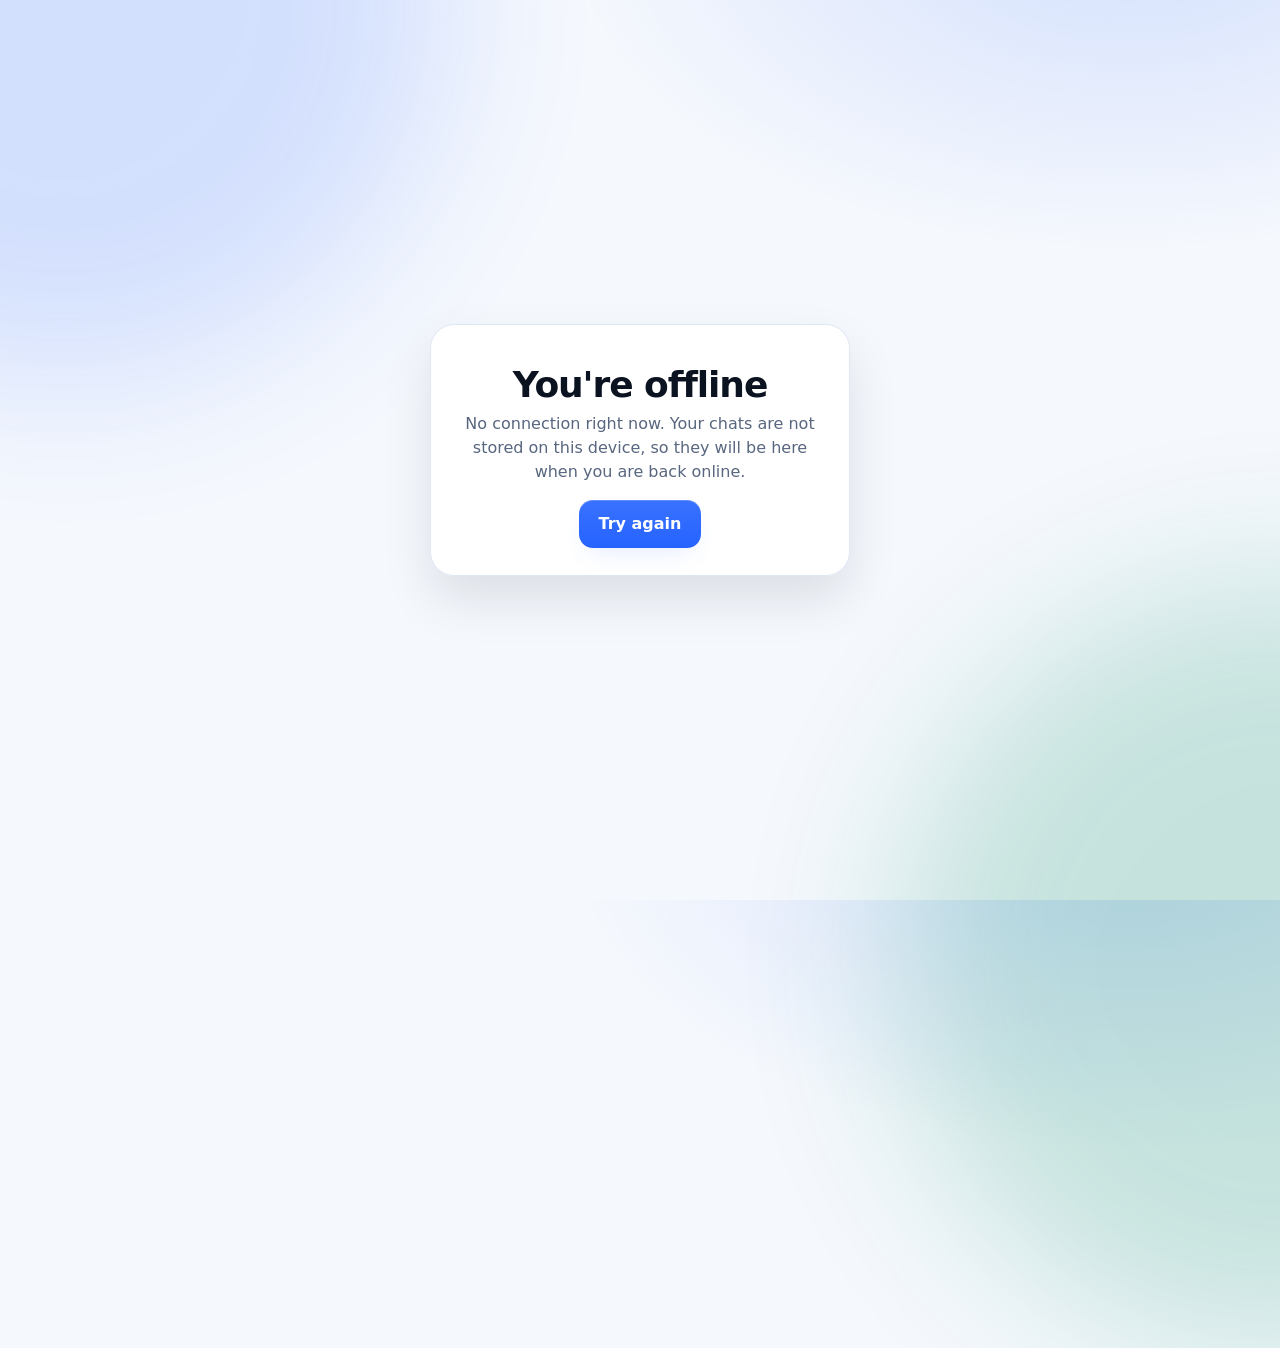
<file: static/offline.html>
<!doctype html>
<html lang="en">
<head>
<meta charset="utf-8">
<meta name="viewport" content="width=device-width,initial-scale=1,viewport-fit=cover">
<meta name="robots" content="noindex">
<title>You're offline</title>
<meta name="theme-color" content="#F5F8FD">
<link rel="icon" href="/favicon.svg" type="image/svg+xml">
<link rel="stylesheet" href="/static/style.css">
<link rel="stylesheet" href="/static/pages.css">
</head>
<body class="maint">
<main class="maint-card">
<h1>You're offline</h1>
<p>No connection right now. Your chats are not stored on this device, so they will be here when you are back online.</p>
<a class="btn" href="/app">Try again</a>
</main>
</body>
</html>
</file>
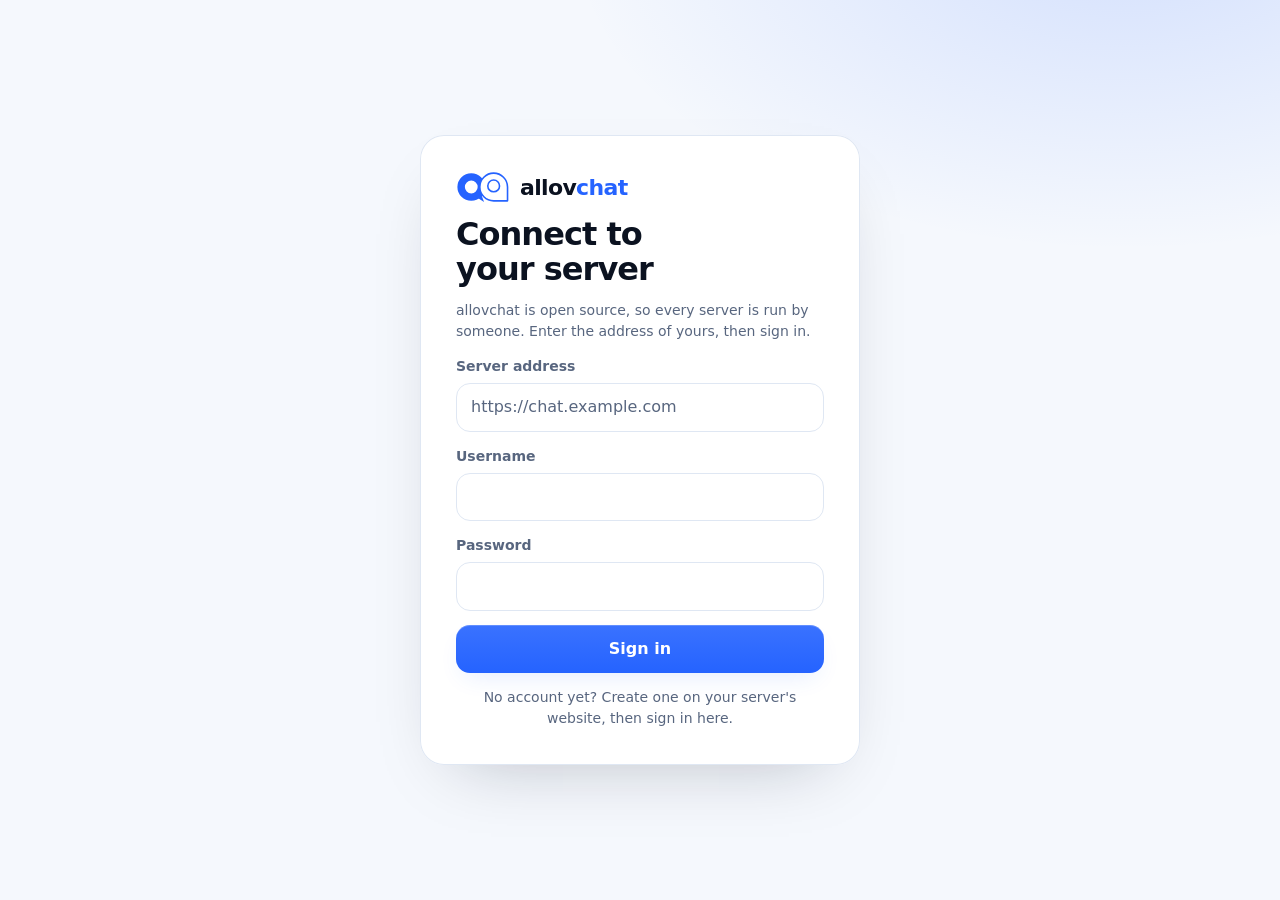
<file: android/app/src/main/assets/setup.html>
<!doctype html>
<html lang="en">
<head>
<meta charset="utf-8">
<meta name="viewport" content="width=device-width,initial-scale=1,viewport-fit=cover">
<title>Connect to your server</title>
<link rel="stylesheet" href="/static/style.css">
<link rel="stylesheet" href="/static/ui.css">
<link rel="stylesheet" href="/static/app.css">
</head>
<body>
<div class="auth">
<form id="f" class="auth-card stag">
<div class="logo"><img src="/static/logo-mark.svg" width="54" height="32" alt=""><span class="wm">allov<b>chat</b></span></div>
<h1 class="ui-h">Connect to your server</h1>
<p class="fine" style="margin:0">allovchat is open source, so every server is run by someone. Enter the address of yours, then sign in.</p>
<label class="field">Server address<input id="srv" type="url" inputmode="url" autocapitalize="none" autocorrect="off" spellcheck="false" placeholder="https://chat.example.com" required></label>
<label class="field">Username<input id="u" autocomplete="username" autocapitalize="none" required></label>
<label class="field">Password<input id="p" type="password" autocomplete="current-password" required></label>
<p id="err" class="err" role="alert" hidden></p>
<button class="btn wide" id="go">Sign in</button>
<p class="fine center" style="margin:0">No account yet? Create one on your server's website, then sign in here.</p>
</form>
</div>
<script>
const $ = (id) => document.getElementById(id);
const A = window.AndroidApp;
$('srv').value = (A && A.lastServer()) || '';
const show = (m) => { $('err').textContent = m; $('err').hidden = false; };
let busy = false;
function lockout(sec) {
  const b = $('go'); b.disabled = true; let s = sec;
  const tick = () => { if (s <= 0) { b.disabled = false; b.textContent = 'Sign in'; $('err').hidden = true; return; } b.textContent = 'Try again in ' + Math.floor(s / 60) + ':' + String(s % 60).padStart(2, '0'); s--; setTimeout(tick, 1000); };
  show('Too many attempts. Please wait.'); tick();
}
$('f').onsubmit = async (e) => {
  e.preventDefault(); if (busy) return; busy = true; $('err').hidden = true;
  const b = $('go'); b.setAttribute('aria-busy', 'true');
  try {
    let url = $('srv').value.trim();
    if (!/^[a-z]+:\/\//i.test(url)) url = 'https://' + url;
    let u; try { u = new URL(url); } catch (x) { show('That does not look like a web address.'); return; }
    if (u.protocol !== 'https:') { show('Use an address that starts with https://. The app only connects over a secure connection.'); return; }
    url = u.origin;
    let info; try { info = await (await fetch(url + '/api/public')).json(); } catch (x) { info = null; }
    if (!info || !('registration_open' in info)) { show("Couldn't find an allovchat server at that address. Check it, and that this server is up to date."); return; }
    let r, j = {};
    try {
      r = await fetch(url + '/api/app/login', { method: 'POST', headers: { 'Content-Type': 'application/json' }, body: JSON.stringify({ username: $('u').value, password: $('p').value }) });
      j = await r.json().catch(() => ({}));
    } catch (x) { show("Couldn't reach the server. Check your connection."); return; }
    if (r.ok && j.token) { A.saveSession(url, j.token); location.replace('/app'); return; }
    if (r.status === 429 && j.retry_after) { lockout(j.retry_after); return; }
    if (j.challenge) { show('This server asks for a human check after many failed attempts. Sign in on its website once, then try again here.'); return; }
    show(j.error || 'Something went wrong. Please try again.');
  } finally { b.removeAttribute('aria-busy'); busy = false; }
};
</script>
</body>
</html>
</file>
<file: static/style.css>
:root{--bg:#F5F8FD;--card:#fff;--card2:#EEF3FB;--ink:#0B1220;--mute:#58667F;--line:#DFE7F3;--pri:#2563FF;--pri-h:#3A72FF;--link:#1D4ED8;--on:#fff;--moss:#0B8F63;--warn-bg:#FFF4D6;--warn:#6B4400;--bad:#C03030;--glow:rgba(37,99,255,.16);--shadow:0 24px 50px rgba(11,18,32,.10);--sans:-apple-system,BlinkMacSystemFont,'SF Pro Text','Inter','Segoe UI',Roboto,system-ui,sans-serif;--serif:var(--sans);--r-out:24px;--pad:12px;--r-in:calc(var(--r-out) - var(--pad));--ease-out:cubic-bezier(.22,1,.36,1);--ease-io:cubic-bezier(.65,0,.35,1);--t-in:220ms;--t-out:176ms;--safe-t:env(safe-area-inset-top,0px);--safe-b:env(safe-area-inset-bottom,0px);color-scheme:light}
*{box-sizing:border-box}[hidden]{display:none!important}
html{-webkit-text-size-adjust:100%}
body{margin:0;min-height:100dvh;background:radial-gradient(900px 520px at 88% -8%,var(--glow),transparent 62%),var(--bg);color:var(--ink);font:400 16px/1.5 var(--sans);-webkit-font-smoothing:antialiased;font-variant-numeric:tabular-nums;-webkit-tap-highlight-color:transparent}
h1,h2,h3{font-family:var(--sans);font-weight:800;letter-spacing:-.03em;line-height:1.08;margin:0 0 .45em;text-wrap:balance}
h1{font-size:clamp(36px,9.5vw,64px)}h2{font-size:clamp(26px,6vw,40px)}h3{font-size:21px}
.ui-h{font-size:32px;font-weight:800;letter-spacing:-.03em;margin:0}
.accent{color:var(--pri)}
p{text-wrap:pretty}a{color:var(--link);text-underline-offset:3px}
.fine{color:var(--mute);font-size:14px}.center{text-align:center}.err{color:var(--bad);font-size:14px;margin:0}
.grow{flex:1;min-width:0}.ellip{overflow:hidden;text-overflow:ellipsis;white-space:nowrap}.row{display:flex;gap:8px;align-items:center;flex-wrap:wrap}
.sr{position:absolute;width:1px;height:1px;overflow:hidden;clip:rect(0 0 0 0)}
:focus-visible{outline:2px solid var(--link);outline-offset:2px}
.btn,.icon-btn,.linkbtn{font:inherit;cursor:pointer;border:0;touch-action:manipulation;-webkit-appearance:none;transition:transform var(--t-in) var(--ease-out),background .15s,opacity .15s,filter .15s}
.btn{min-height:48px;padding:0 20px;border-radius:14px;background:linear-gradient(180deg,var(--pri-h),var(--pri));color:var(--on);font-weight:700;display:inline-flex;align-items:center;justify-content:center;gap:8px;text-decoration:none;position:relative;box-shadow:0 10px 26px -10px var(--glow),inset 0 1px 0 rgba(255,255,255,.2)}
.btn:hover{filter:brightness(1.06)}.btn.wide{width:100%}
.btn.soft{background:var(--card2);color:var(--ink);box-shadow:inset 0 0 0 1px var(--line)}
.btn.ghost{background:transparent;color:var(--link);box-shadow:inset 0 0 0 1.5px color-mix(in srgb,var(--pri) 55%,transparent)}
.btn.sm{min-height:40px;padding:0 14px;font-size:15px;border-radius:12px}
.btn:disabled{opacity:.45;cursor:default}.btn[aria-busy=true]{opacity:.7;pointer-events:none}
.icon-btn{width:44px;height:44px;border-radius:50%;background:transparent;color:var(--ink);display:inline-grid;place-items:center;position:relative;flex:none}
.icon-btn::after{content:'';position:absolute;inset:-4px}.icon-btn:hover{background:var(--card2)}
.icon-btn.send{width:48px;height:48px;background:linear-gradient(180deg,var(--pri-h),var(--pri));color:var(--on)}.icon-btn.send:disabled{opacity:.35}
.linkbtn{background:none;color:var(--link);padding:8px 4px;font-weight:600}
.btn:active,.icon-btn:active,.row-item:active,.tab:active,.opt:active{transform:scale(.97);transition:none}
.field{display:flex;flex-direction:column;gap:6px;font-size:14px;font-weight:600;color:var(--mute)}
input,textarea,select{width:100%;min-height:48px;padding:12px 14px;border:1.5px solid var(--line);border-radius:14px;background:var(--card);color:var(--ink);font:400 16px/1.4 var(--sans);transition:border-color .15s,box-shadow .15s}
textarea{resize:none}
input::placeholder,textarea::placeholder{color:var(--mute)}
input:focus,textarea:focus,select:focus{outline:0;border-color:var(--pri);box-shadow:0 0 0 4px color-mix(in srgb,var(--pri) 20%,transparent)}
.sw{position:relative;flex:none;width:52px;height:32px;border:0;border-radius:16px;background:var(--line);padding:0;cursor:pointer;transition:background var(--t-in) var(--ease-io)}
.sw[aria-checked=true]{background:var(--pri)}
.sw .knob{position:absolute;top:2px;left:2px;width:28px;height:28px;border-radius:14px;background:#fff;box-shadow:0 1px 3px rgba(0,0,0,.3);transition:transform var(--t-in) var(--ease-io),width 120ms var(--ease-out)}
.sw[aria-checked=true] .knob{transform:translateX(20px)}
.sw:active .knob{width:31px}.sw[aria-checked=true]:active .knob{transform:translateX(17px)}
.sk{background:var(--line);border-radius:8px;animation:sk 1.3s ease-in-out infinite}
@keyframes sk{50%{opacity:.45}}
.av{display:inline-grid;place-items:center;width:44px;height:44px;border-radius:50%;color:#fff;font-weight:700;flex:none}
.group{background:var(--card);border-radius:var(--r-out);padding:var(--pad);box-shadow:inset 0 0 0 1px var(--line)}
.row-item{display:flex;align-items:center;gap:12px;width:100%;min-height:64px;padding:10px 12px;border:0;border-radius:var(--r-in);background:none;color:inherit;font:inherit;text-align:left;cursor:pointer;transition:background .15s,transform var(--t-in) var(--ease-out)}
.row-item:hover{background:var(--card2)}.row-item.static{cursor:default}.row-item.static:active{transform:none}
.rise{animation:rise .6s var(--ease-out) backwards;animation-delay:calc(var(--i,0)*60ms)}
.stag>*{animation:rise .34s var(--ease-out) backwards;animation-delay:calc(var(--i,0)*30ms)}
@keyframes rise{from{opacity:0;transform:translateY(10px)}}
.pulse{animation:ring .5s var(--ease-out)}
@keyframes ring{0%{box-shadow:0 0 0 0 color-mix(in srgb,var(--moss) 50%,transparent)}100%{box-shadow:0 0 0 12px transparent}}
.shake{animation:shake .3s var(--ease-io)}
@keyframes shake{25%{transform:translateX(-6px)}75%{transform:translateX(6px)}}
.mrow{display:flex}.mrow.me{justify-content:flex-end}
.m{max-width:80%;padding:10px 14px;border-radius:20px;word-break:break-word;line-height:1.4}
.m.me{background:linear-gradient(180deg,var(--pri-h),var(--pri));color:var(--on)}.m.them{background:var(--card);box-shadow:inset 0 0 0 1px var(--line)}
.m.me.end{border-bottom-right-radius:6px}.m.them.end{border-bottom-left-radius:6px}.m.pend{opacity:.65}
.mrow.follow{margin-top:-8px}
.meta{display:block;font-size:11px;opacity:.7;margin-top:2px}
.mrow.new.me{animation:ax .3s var(--ease-out) backwards}.mrow.new.me>.m{animation:ay .3s var(--ease-io) backwards}
.mrow.new.them{animation:axl .26s var(--ease-out) backwards}.mrow.new.them>.m{animation:ayl .26s var(--ease-io) backwards}
@keyframes ax{from{transform:translateX(20px);opacity:0}}@keyframes ay{from{transform:translateY(24px)}}
@keyframes axl{from{transform:translateX(-12px);opacity:0}}@keyframes ayl{from{transform:translateY(10px)}}
.typing{display:flex;gap:4px;padding:14px}.typing i{width:7px;height:7px;border-radius:50%;background:var(--mute);animation:dot 1s ease-in-out infinite}.typing i:nth-child(2){animation-delay:.15s}.typing i:nth-child(3){animation-delay:.3s}
@keyframes dot{0%,60%,100%{opacity:.35}30%{opacity:1}}
.site{max-width:1120px;margin:0 auto;padding:0 20px}
.nav{position:sticky;top:0;z-index:10;padding-top:var(--safe-t);background:color-mix(in srgb,var(--bg) 82%,transparent);backdrop-filter:blur(16px) saturate(1.4)}
.navin{display:flex;align-items:center;gap:16px;height:68px}
.brand{display:flex;align-items:center;gap:10px;color:var(--ink);text-decoration:none}
.wm{font:700 22px var(--sans);letter-spacing:-.03em}.wm b{color:var(--pri);font-weight:700}
.navlinks{display:none;gap:4px;margin-left:auto}.navlinks a{color:var(--ink);text-decoration:none;font-weight:500;font-size:15px;padding:10px 12px;border-radius:10px}.navlinks a:hover{background:var(--card2)}
.navin .btn{margin-left:auto}@media(min-width:720px){.navlinks{display:flex}.navin .btn{margin-left:8px}}
.hero{display:block;text-align:center;padding:48px 0 56px}
.hero>div:first-child{max-width:780px;margin:0 auto}
.lede{font-size:19px;line-height:1.55;color:var(--mute);max-width:40ch;margin:0 auto 4px}
.cta-row{display:flex;gap:12px;flex-wrap:wrap;margin-top:28px;justify-content:center}
.feats{display:grid;grid-template-columns:repeat(3,1fr);gap:12px;margin:36px auto 0;max-width:620px}
.feat{display:flex;flex-direction:column;align-items:center;text-align:center;gap:8px;font-size:13px;line-height:1.35;color:var(--mute)}.feat b{color:var(--ink);font-size:14px;display:block}
.feat svg{color:var(--link)}
.hero-visual{position:relative;padding:18px;margin-top:56px}
.hero-visual::before{content:'';position:absolute;inset:6% 14% 0 14%;border-radius:40px;background:linear-gradient(135deg,rgba(37,99,255,.45),rgba(37,99,255,.06));transform:rotate(3deg)}
.preview{position:relative;border-radius:28px;background:var(--card);box-shadow:inset 0 0 0 1px var(--line),var(--shadow);overflow:hidden;max-width:380px;margin:0 auto;text-align:left}
.pv-top{display:flex;gap:10px;align-items:center;padding:14px 16px;border-bottom:1px solid var(--line);background:var(--card2)}
.pv-top small{display:block;color:var(--moss);font-size:12px}
.pv-top .left{margin-left:auto;display:flex;align-items:center;gap:6px;font-size:12px;color:var(--mute);background:var(--bg);border-radius:99px;padding:4px 10px}
.mock{display:flex;flex-direction:column;gap:10px;padding:16px 14px 18px}
.reveal-card{margin-top:6px;padding:14px;border-radius:var(--r-in);background:var(--card2);box-shadow:inset 0 0 0 1.5px var(--moss);text-align:center}
.reveal-card b{display:block;font-size:13px;color:var(--moss)}.reveal-card span{display:block;font:700 20px var(--sans);margin:4px 0}.reveal-card small{color:var(--mute);font-size:12px}
.trust{display:grid;grid-template-columns:repeat(2,1fr);gap:12px;padding:8px 0 24px}
@media(min-width:720px){.trust{grid-template-columns:repeat(4,1fr)}}
.trust div{display:flex;gap:10px;align-items:center;padding:14px;border-radius:var(--r-in);background:var(--card);box-shadow:inset 0 0 0 1px var(--line);font-size:14px;color:var(--mute)}.trust b{display:block;color:var(--ink)}.trust svg{color:var(--link);flex:none}
.section{padding:56px 0}.section.tight{padding:24px 0}
.steps{list-style:none;margin:28px 0 0;padding:0;display:grid;gap:28px;max-width:640px}
.steps li{display:grid;grid-template-columns:44px 1fr;gap:14px}.steps .n{width:44px;height:44px;border-radius:50%;display:grid;place-items:center;background:linear-gradient(180deg,var(--pri-h),var(--pri));color:var(--on);font:700 20px var(--sans)}
.steps h3{margin:0 0 4px}.steps p{margin:0;color:var(--mute)}
.checks{list-style:none;padding:0;margin:20px 0 0;display:grid;gap:14px;max-width:640px}.checks li{padding-left:34px;position:relative}
.checks li::before{content:'';position:absolute;left:0;top:4px;width:20px;height:20px;border-radius:50%;background:var(--pri)}
.checks li::after{content:'';position:absolute;left:7px;top:8px;width:6px;height:10px;border:solid #fff;border-width:0 2px 2px 0;transform:rotate(45deg)}
.band{position:relative;overflow:hidden;background:var(--card);box-shadow:inset 0 0 0 1px var(--line);border-radius:var(--r-out);padding:44px 24px;text-align:center}
.band::before{content:'';position:absolute;inset:auto -10% -60% -10%;height:100%;background:radial-gradient(closest-side,var(--glow),transparent)}
.band>*{position:relative}.band h2{margin-bottom:20px}
.prose{max-width:680px;margin:0 auto;font-size:18px;line-height:1.7}.prose h2{margin-top:1.6em;font-size:28px}.prose p{margin:0 0 1em}
.post-list{max-width:680px;margin:0 auto}.post-list a{display:block;padding:22px 0;border-bottom:1px solid var(--line);color:var(--ink);text-decoration:none}
.post-list a:hover h3{color:var(--link)}.post-list h3{margin:0 0 6px;transition:color .15s}.post-list p{margin:0;color:var(--mute)}
.foot{border-top:1px solid var(--line);padding:32px 0 calc(32px + var(--safe-b));margin-top:40px;color:var(--mute);font-size:14px}
.foot .site{display:flex;gap:20px;flex-wrap:wrap;align-items:center}.foot a{color:var(--mute)}.foot .grow{flex:1}
.js .rv{opacity:0;transform:translateY(14px);transition:opacity .5s var(--ease-out),transform .5s var(--ease-out)}.js .rv.in{opacity:1;transform:none}
@media(prefers-reduced-motion:reduce){*,*::before,*::after{animation-duration:.01ms!important;animation-delay:0ms!important;transition-duration:.01ms!important}.js .rv{opacity:1;transform:none}}
</file>
<file: static/pages.css>
.nf{text-align:center;padding:40px 20px 24px}
.nf-code{font:700 clamp(96px,26vw,200px)/1 var(--serif);letter-spacing:-.04em;display:flex;justify-content:center;align-items:center;gap:.04em;color:var(--ink)}
.nf-code .d{display:inline-block;animation:rise .6s var(--ease-out) backwards}.nf-code .d:last-child{animation-delay:.12s}
.nf-code .z{width:.72em;height:.86em;border:.09em solid var(--pri);border-radius:48% 48% 48% 14%;display:inline-flex;gap:.07em;align-items:center;justify-content:center;transform:rotate(-4deg);animation:float 5s ease-in-out infinite}
.nf-code .z i{width:.1em;height:.1em;border-radius:50%;background:var(--pri);animation:dot 1.2s ease-in-out infinite}
.nf-code .z i:nth-child(2){animation-delay:.15s}.nf-code .z i:nth-child(3){animation-delay:.3s}
@keyframes float{50%{transform:translateY(-8px) rotate(-1deg)}}
.nf h1{margin:8px 0}
.nf-chat{max-width:340px;margin:28px auto 8px;display:flex;flex-direction:column;gap:10px;text-align:left}
.nf-chat .t1{animation:rise .4s var(--ease-out) .5s backwards}
.nf-chat .tp{animation:typing 1.6s ease-in-out 1.2s both;overflow:hidden}
.nf-chat .t2{animation:rise .4s var(--ease-out) 2.9s backwards}
@keyframes typing{0%{opacity:0;max-height:0}10%,85%{opacity:1;max-height:60px}100%{opacity:0;max-height:0;margin-top:-10px}}
.maint{min-height:100dvh;display:grid;place-items:center;padding:24px;position:relative;overflow:hidden}
.maint::before,.maint::after{content:'';position:absolute;width:60vmax;height:60vmax;border-radius:50%;filter:blur(80px);z-index:0;animation:drift 18s ease-in-out infinite alternate}
.maint::before{background:var(--pri);left:-25vmax;top:-30vmax;opacity:.16}
.maint::after{background:var(--moss);right:-30vmax;bottom:-35vmax;opacity:.2;animation-duration:24s}
@keyframes drift{to{transform:translate(8vmax,6vmax) scale(1.1)}}
.maint-card{position:relative;z-index:1;width:100%;max-width:420px;background:var(--card);border-radius:var(--r-out);padding:28px 24px;box-shadow:inset 0 0 0 1px var(--line),var(--shadow);text-align:center;animation:rise .6s var(--ease-out) backwards}
.maint-card h1{font-size:clamp(28px,7vw,36px);margin:14px 0 8px}
.maint-card p{color:var(--mute);margin:0 0 16px}
.mt-gear{display:inline-grid;color:var(--pri);animation:spin 9s linear infinite}
@keyframes spin{to{transform:rotate(360deg)}}
.mt-chat{display:flex;flex-direction:column;gap:8px;text-align:left;margin:18px 0}
.mt-chat .a1{animation:rise .4s var(--ease-out) .4s backwards}.mt-chat .a2{animation:rise .4s var(--ease-out) 1.6s backwards}
.mt-bar{height:8px;border-radius:4px;background:var(--line);overflow:hidden;margin:18px 0 8px}
.mt-bar i{display:block;height:100%;width:40%;border-radius:4px;background:var(--pri);animation:slide 1.6s var(--ease-io) infinite}
@keyframes slide{0%{transform:translateX(-100%)}100%{transform:translateX(250%)}}
</file>
<file: static/ui.css>
.shell{min-height:100dvh}
.tabs-wrap{max-width:640px;margin:0 auto;padding:calc(var(--safe-t) + 8px) 16px calc(100px + var(--safe-b));transition:transform .24s var(--ease-io),opacity .24s var(--ease-io)}
body.chat-open .tabs-wrap{transform:translateX(-22%);opacity:.55;transition-duration:.3s}
.bar{padding:14px 4px 12px}
.banner{background:var(--warn-bg);color:var(--warn);padding:10px 14px;border-radius:var(--r-in);margin-bottom:8px}
.tabpane{display:block}
.newlink{display:flex;gap:8px;margin-bottom:12px}.newlink input{flex:1}
.row-top{display:flex;justify-content:space-between;gap:8px}
.dot{width:10px;height:10px;border-radius:50%;background:var(--pri);flex:none}
.pad{padding:20px}
.tabbar{position:fixed;left:0;right:0;bottom:0;z-index:20;display:flex;gap:4px;padding:8px 12px calc(8px + var(--safe-b));background:color-mix(in srgb,var(--card) 82%,transparent);backdrop-filter:saturate(1.6) blur(18px);border-top:1px solid var(--line)}
.tab{flex:1;min-height:52px;display:flex;flex-direction:column;align-items:center;justify-content:center;gap:2px;border:0;background:none;border-radius:14px;color:var(--mute);font:600 11px var(--sans);cursor:pointer;position:relative;transition:color .15s,transform var(--t-in) var(--ease-out)}
.tab[aria-selected=true]{color:var(--pri)}
.badge{position:absolute;top:2px;left:calc(50% + 8px);min-width:18px;height:18px;padding:0 5px;border-radius:9px;background:var(--pri);color:var(--on);font:600 11px/18px var(--sans);text-align:center}
.side-brand{display:none}
.chatview{position:fixed;top:0;left:0;right:0;height:var(--vvh,100dvh);z-index:30;background:var(--bg);display:flex;flex-direction:column;transform:translateX(100%);visibility:hidden;transition:transform .24s var(--ease-io),visibility 0s linear .24s}
body.chat-open .chatview{transform:none;visibility:visible;transition:transform .3s var(--ease-io),visibility 0s}
.chat-empty{margin:auto;color:var(--mute);text-align:center;padding:24px}
.chat-head{display:flex;align-items:center;gap:8px;padding:calc(8px + var(--safe-t)) 10px 8px;background:color-mix(in srgb,var(--card) 85%,transparent);backdrop-filter:blur(16px) saturate(1.5);border-bottom:1px solid var(--line)}
.chat-title{font-weight:600;line-height:1.2}.chat-sub{font-size:13px;color:var(--moss);line-height:1.2}
.back{display:inline-grid}
.msgs{flex:1;overflow-y:auto;padding:16px 14px;display:flex;flex-direction:column;gap:10px;-webkit-overflow-scrolling:touch}
.chat-foot{padding:8px 10px calc(10px + var(--safe-b));background:var(--bg)}
.composer{display:flex;gap:8px;align-items:center}.composer input{border-radius:24px;padding:12px 18px}
.bar-note{display:flex;gap:10px;align-items:center;justify-content:space-between;margin:0}
.hint{display:flex;gap:8px;align-items:center;justify-content:space-between;background:var(--warn-bg);color:var(--warn);border-radius:var(--r-in);padding:8px 12px;font-size:14px;margin-bottom:8px;animation:rise .2s var(--ease-out)}
.hint .linkbtn{color:inherit;text-decoration:underline;white-space:nowrap}
.empty{text-align:center;padding:28px 12px;color:var(--mute)}.empty svg{display:block;margin:0 auto 10px}
.intro{min-height:100dvh;display:grid;place-items:center;padding:calc(24px + var(--safe-t)) 20px calc(24px + var(--safe-b))}
.intro-in{width:100%;max-width:440px;display:flex;flex-direction:column;gap:14px}.intro-in h1{margin:0}
.auth{min-height:100dvh;display:grid;place-items:center;padding:20px}
.auth-card{width:100%;max-width:400px;display:flex;flex-direction:column;gap:14px}
.qr{display:flex;justify-content:center;padding:14px;background:#fff;border-radius:var(--r-in)}
.ov{position:fixed;inset:0;z-index:60;background:rgba(20,15,12,0);display:flex;align-items:flex-end;justify-content:center;transition:background var(--t-out) ease}
.ov.in{background:rgba(20,15,12,.45);transition-duration:var(--t-in)}
.sheet{background:var(--card);width:100%;max-width:480px;border-radius:var(--r-out) var(--r-out) 0 0;padding:6px 20px calc(20px + var(--safe-b));max-height:92dvh;overflow:auto;transform:translateY(100%);transition:transform var(--t-out) var(--ease-io)}
.ov.in .sheet{transform:none;transition:transform var(--t-in) var(--ease-out)}
.sheet h3{margin:0 0 10px;font-family:var(--sans);font-size:22px;letter-spacing:-.02em}.sheet>.sx{margin-bottom:12px}.sheet>.sx:last-child{margin-bottom:0}
.sx{animation:rise .3s var(--ease-out) backwards;animation-delay:calc(140ms + var(--i,0)*30ms)}
.grab{height:28px;display:grid;place-items:center;touch-action:none;cursor:grab}.grab i{width:36px;height:5px;border-radius:3px;background:var(--line)}
.sheet .row{flex-wrap:nowrap}
.opts{display:flex;flex-direction:column;gap:8px}
.opt{display:flex;gap:12px;align-items:center;min-height:52px;padding:0 14px;border-radius:14px;box-shadow:inset 0 0 0 1.5px var(--line);cursor:pointer;font-weight:500;font-size:16px;color:var(--ink);transition:box-shadow .15s,background .15s,transform var(--t-in) var(--ease-out)}
.opt input{width:auto;min-height:0;margin:0;accent-color:var(--pri)}
.opt:has(input:checked){box-shadow:inset 0 0 0 2px var(--pri);background:var(--bg)}
.big{font:600 26px var(--serif);word-break:break-all;margin:4px 0}.warn{background:var(--warn-bg);color:var(--warn);padding:10px 12px;border-radius:var(--r-in);font-size:14px}
.rv-body>*{margin:0 0 12px}.rv-body>*:last-child{margin-bottom:0}
.mask-in{animation:unmask .7s var(--ease-io) .15s backwards}
@keyframes unmask{from{clip-path:inset(0 100% 0 0)}to{clip-path:inset(0 0 0 0)}}
.pop{position:fixed;z-index:70;min-width:210px;background:var(--card);border-radius:16px;padding:6px;box-shadow:inset 0 0 0 1px var(--line),0 12px 32px rgba(20,15,12,.18);opacity:0;transform:scale(.95);transition:opacity 150ms ease,transform 150ms var(--ease-io)}
.pop.in{opacity:1;transform:none;transition:opacity 180ms ease,transform 180ms var(--ease-out)}
.pop button{display:flex;gap:12px;align-items:center;width:100%;min-height:46px;padding:0 12px;border:0;background:none;border-radius:10px;color:var(--ink);font:500 16px var(--sans);text-align:left;cursor:pointer}
.pop button:hover{background:var(--bg)}.pop button.danger{color:var(--bad)}
.toast{position:fixed;left:50%;bottom:calc(96px + var(--safe-b));transform:translate(-50%,8px);opacity:0;background:var(--ink);color:var(--bg);padding:10px 18px;border-radius:99px;font-weight:500;font-size:15px;z-index:80;max-width:90vw;transition:opacity var(--t-out),transform var(--t-out) var(--ease-io)}
.toast.in{opacity:1;transform:translate(-50%,0);transition-duration:var(--t-in)}
.ic{display:inline-grid;animation:icin .2s var(--ease-out)}.ic.out{position:absolute;opacity:0;filter:blur(4px);transform:scale(.7);transition:opacity .15s,filter .15s,transform .15s;animation:none}
@keyframes icin{from{opacity:0;filter:blur(4px);transform:scale(.7)}}
::view-transition-old(root),::view-transition-new(root){animation-duration:200ms;animation-timing-function:var(--ease-out)}
@media(max-width:899px){.back{display:inline-grid}}
@media(min-width:900px){
.back{display:none}
body{overflow:hidden}
.shell{display:grid;grid-template-columns:248px minmax(340px,400px) minmax(0,1fr);grid-template-rows:minmax(0,1fr);height:100dvh}
.side-brand{display:flex;grid-area:1/1;align-self:start;align-items:center;gap:10px;padding:24px 22px 0;z-index:21;pointer-events:none}
.side-brand .wm{font-size:21px}
.tabbar{position:static;grid-area:1/1;flex-direction:column;justify-content:flex-start;gap:4px;padding:88px 14px 18px;border-top:0;border-right:1px solid var(--line);background:var(--card);backdrop-filter:none}
.tab{flex:none;flex-direction:row;justify-content:flex-start;gap:12px;min-height:46px;padding:0 14px;font-size:15px;border-radius:12px}
.tab:hover{background:var(--card2);color:var(--ink)}
.tab[aria-selected=true]{background:color-mix(in srgb,var(--pri) 10%,var(--card));color:var(--link)}
.tab .badge{position:static;margin-left:auto}
.tabs-wrap{grid-area:1/2;overflow:auto;max-width:none;margin:0;width:100%;padding:24px 20px 28px;border-right:1px solid var(--line)}
body.chat-open .tabs-wrap{transform:none;opacity:1}
.shell>.chatview{position:static;grid-area:1/3;height:auto;min-height:0;transform:none;visibility:visible;background:transparent}
body:not([data-tab=chats]) .tabs-wrap{grid-area:1/2/2/4;border-right:0;padding-inline:max(40px,calc((100% - 920px)/2))}
body:not([data-tab=chats]) .shell>.chatview{display:none}
.toast{bottom:32px}
}
@media(min-width:640px){.ov{align-items:center;padding:24px}.sheet{border-radius:var(--r-out);padding:24px;transform:scale(.95);opacity:0;transition:transform var(--t-out) var(--ease-io),opacity var(--t-out) ease}.ov.in .sheet{transform:none;opacity:1;transition:transform var(--t-in) var(--ease-out),opacity var(--t-in) ease}.grab{display:none}.chatview.solo{left:0;right:0;margin:0 auto;max-width:760px;height:100dvh;background:var(--bg);box-shadow:0 0 0 1px var(--line),0 30px 80px -40px rgba(11,18,32,.35)}}
.chatview.solo{transform:none;visibility:visible}
/* Narrow desktops and landscape tablets: the sidebar shrinks to an icon rail so the conversation keeps its room. */
@media(min-width:900px) and (max-width:1199px){
.shell{grid-template-columns:76px minmax(300px,340px) minmax(0,1fr)}
.side-brand{padding:24px 0 0;justify-content:center}
.side-brand .wm{display:none}
.tabbar{padding:88px 10px 18px;align-items:center}
.tab{width:56px;justify-content:center;padding:0}
.tab span:not(.badge){position:absolute;width:1px;height:1px;overflow:hidden;clip:rect(0 0 0 0);white-space:nowrap}
.tab .badge{position:absolute;top:4px;left:calc(50% + 6px);margin:0}
}
</file>
<file: static/app.css>
.tab[aria-selected=true]{color:var(--link)}
:root{--moss-ink:#07714F} /* the green for small text: about 6:1 on white; --moss stays for fills */
.bar{padding-top:18px}
.dash-hi{display:flex;align-items:center;justify-content:space-between;gap:12px;margin:0 4px 16px}.dash-hi p{margin:0}
.stats-grid{display:grid;grid-template-columns:repeat(2,1fr);gap:12px;margin-bottom:22px}
.stat-card{background:var(--card);border-radius:var(--r-in);padding:16px;box-shadow:inset 0 0 0 1px var(--line)}
.stat-card span{display:block;color:var(--mute);font-size:13px;font-weight:600}.stat-card b{display:block;font-size:32px;letter-spacing:-.03em;margin-top:4px}
.sec-h{display:flex;justify-content:space-between;align-items:center;margin:8px 4px 10px}.sec-h h2{font:700 18px var(--sans);letter-spacing:-.01em;margin:0}
.role{font-size:11px;font-weight:700;padding:2px 8px;border-radius:99px;background:var(--card2);color:var(--link);margin-left:6px}
.keytag{font-size:11px;font-weight:700;padding:2px 8px;border-radius:99px;background:var(--warn-bg);color:var(--warn);margin-left:6px}
.leave{background:transparent;color:var(--bad);box-shadow:inset 0 0 0 1.5px currentColor;min-height:40px;padding:0 12px;border-radius:12px;font-weight:700;gap:6px}
.expiry{background:var(--warn-bg);color:var(--warn);padding:8px 12px;font-size:13px;line-height:1.4;display:flex;gap:10px;align-items:flex-start}
.expiry svg{flex:none;margin-top:1px}
.save-card{margin:10px;padding:14px;border-radius:var(--r-in);background:var(--card2);box-shadow:inset 0 0 0 1px var(--line);display:grid;gap:10px;animation:rise .3s var(--ease-out)}
.save-card p{margin:0}.save-card .row{flex-wrap:nowrap}
.intro-in .note{display:flex;gap:10px;align-items:flex-start;padding:12px 14px;border-radius:var(--r-in);background:var(--card);box-shadow:inset 0 0 0 1px var(--line);font-size:14px;color:var(--mute)}.intro-in .note svg{flex:none;color:var(--link)}
.auth-card,.intro-in{position:relative}
.auth-card .logo{display:flex;align-items:center;gap:10px}
.del-list{margin:0 0 12px;padding-left:20px;line-height:1.7}
/* ---- chat screen, phone first ---- */
.chat-head{gap:4px;padding:calc(6px + var(--safe-t)) 8px 6px}
.chat-head .av{width:40px;height:40px;margin-right:4px}
.chat-head .icon-btn{width:40px;height:40px}.chat-head .icon-btn::after{inset:-2px}
.chat-head .reveal-btn,.chat-head .leave{flex:none}
.chat-title,.chat-sub{overflow:hidden;text-overflow:ellipsis;white-space:nowrap}
.chat-title{font-size:16px}.chat-sub{font-size:12.5px;color:var(--moss-ink)}.chat-sub.idle{color:var(--mute)}
.e2e-note{display:flex;gap:10px;align-items:center;padding:7px 12px;font-size:12px;line-height:1.35;color:var(--mute);background:var(--card2);border-bottom:1px solid var(--line)}
.e2e-note svg{flex:none;color:var(--link)}
.e2e-note .linkbtn{flex:none;min-height:44px;margin:-8px -6px;padding:0 10px;font-size:13px} /* a full 44px tap target without making the strip taller */
.e2e-note .n1{font-size:13px}.e2e-note.ok .n1{color:var(--ink);font-weight:600}
.e2e-note .n1 .short{display:none}
.e2e-note .pv{color:var(--link);font-weight:600}
.conn{padding:6px 12px;font-size:13px;text-align:center;background:var(--warn-bg);color:var(--warn)}
.msgs{padding:14px 12px;overscroll-behavior:contain}
.m{max-width:85%}
.m>span:first-child{white-space:pre-wrap;overflow-wrap:anywhere}
.m.me.failed,.m.failed{background:var(--card);color:var(--ink);box-shadow:inset 0 0 0 1.5px var(--bad)}
.m.failed .meta{color:var(--bad);opacity:1;font-weight:600}
.fail-actions{display:flex;gap:16px;margin-top:2px}
.fail-actions button{min-height:36px;padding:0;border:0;background:none;color:var(--bad);font:700 13px var(--sans);cursor:pointer;touch-action:manipulation}
.jumpwrap{position:sticky;bottom:12px;height:0;z-index:2;pointer-events:none}
.jump{position:absolute;right:0;bottom:0;width:44px;height:44px;border:0;border-radius:50%;background:var(--card);color:var(--ink);box-shadow:inset 0 0 0 1px var(--line),0 6px 16px rgba(11,18,32,.14);display:grid;place-items:center;cursor:pointer;pointer-events:auto;touch-action:manipulation}
.jump[hidden]{display:none}.jump svg{transform:rotate(-90deg)}
.jump .badge{position:absolute;top:-6px;right:-4px;min-width:20px;height:20px;padding:0 5px;border-radius:10px;background:var(--pri);color:var(--on);font:700 12px/20px var(--sans);text-align:center}
.chat-foot{padding:8px 10px calc(8px + var(--safe-b));border-top:1px solid var(--line);background:color-mix(in srgb,var(--card) 88%,transparent)}
.composer{position:relative;display:flex;gap:8px;align-items:flex-end}
.composer textarea{flex:1;min-width:0;min-height:46px;max-height:140px;padding:12px 18px;border-radius:23px;resize:none;line-height:1.35;overflow-y:auto}
.composer .send{flex:none}
.count{position:absolute;right:62px;top:-22px;padding:1px 8px;border-radius:99px;background:var(--card);box-shadow:inset 0 0 0 1px var(--line);font-size:12px;color:var(--mute);font-variant-numeric:tabular-nums}
.fair{display:flex;gap:10px;align-items:flex-start;margin:0;padding:12px 14px;border-radius:var(--r-in);background:var(--card2);box-shadow:inset 0 0 0 1px var(--line);font-size:14px;color:var(--mute)}.fair svg{flex:none;color:var(--link);margin-top:2px}
@media(max-width:520px){
.chat-head .leave,.chat-head .reveal-btn{width:40px;min-height:40px;padding:0}
.chat-head .lbl{display:none}
.e2e-note .n1 .long{display:none}.e2e-note .n1 .short{display:inline}
}
.row-item.on{background:color-mix(in srgb,var(--pri) 9%,var(--card));box-shadow:inset 0 0 0 1.5px color-mix(in srgb,var(--pri) 30%,transparent)}
.chat-empty{display:flex;flex-direction:column;align-items:center;gap:10px}.chat-empty svg{color:var(--link);opacity:.55}.chat-empty b{font-size:18px;color:var(--ink)}.chat-empty span{max-width:300px;font-size:15px}
@media(min-width:640px){
.intro-in,.auth-card{background:var(--card);padding:36px;border-radius:var(--r-out);box-shadow:inset 0 0 0 1px var(--line),0 28px 70px -36px rgba(11,18,32,.28)}
.intro-in{max-width:520px}.auth-card{max-width:440px}
}
@media(min-width:900px){
.bar{padding:6px 4px 16px}
body:not([data-tab=chats]) .bar .ui-h{font-size:36px}
body:not([data-tab=chats]) .stats-grid{grid-template-columns:repeat(4,1fr)}
body:not([data-tab=chats]) .stat-card{padding:20px}
body:not([data-tab=chats]) .stat-card b{font-size:38px}
body:not([data-tab=chats]) .group{padding:12px}
.msgs{padding:24px max(24px,calc((100% - 780px)/2))}
.chat-foot{padding:12px max(20px,calc((100% - 780px)/2)) 18px}
.m{max-width:min(75%,560px)}
.chat-head{padding:12px 20px}
.chat-head .av{width:44px;height:44px}
.chat-title{font-size:17px}
.e2e-note,.expiry,.conn{padding-inline:20px}
}
@media(min-width:900px){
body:not([data-tab=chats]) .bar,body:not([data-tab=chats]) .dash-hi,body:not([data-tab=chats]) .sec-h{padding-inline:0;margin-inline:0}
}
</file>
